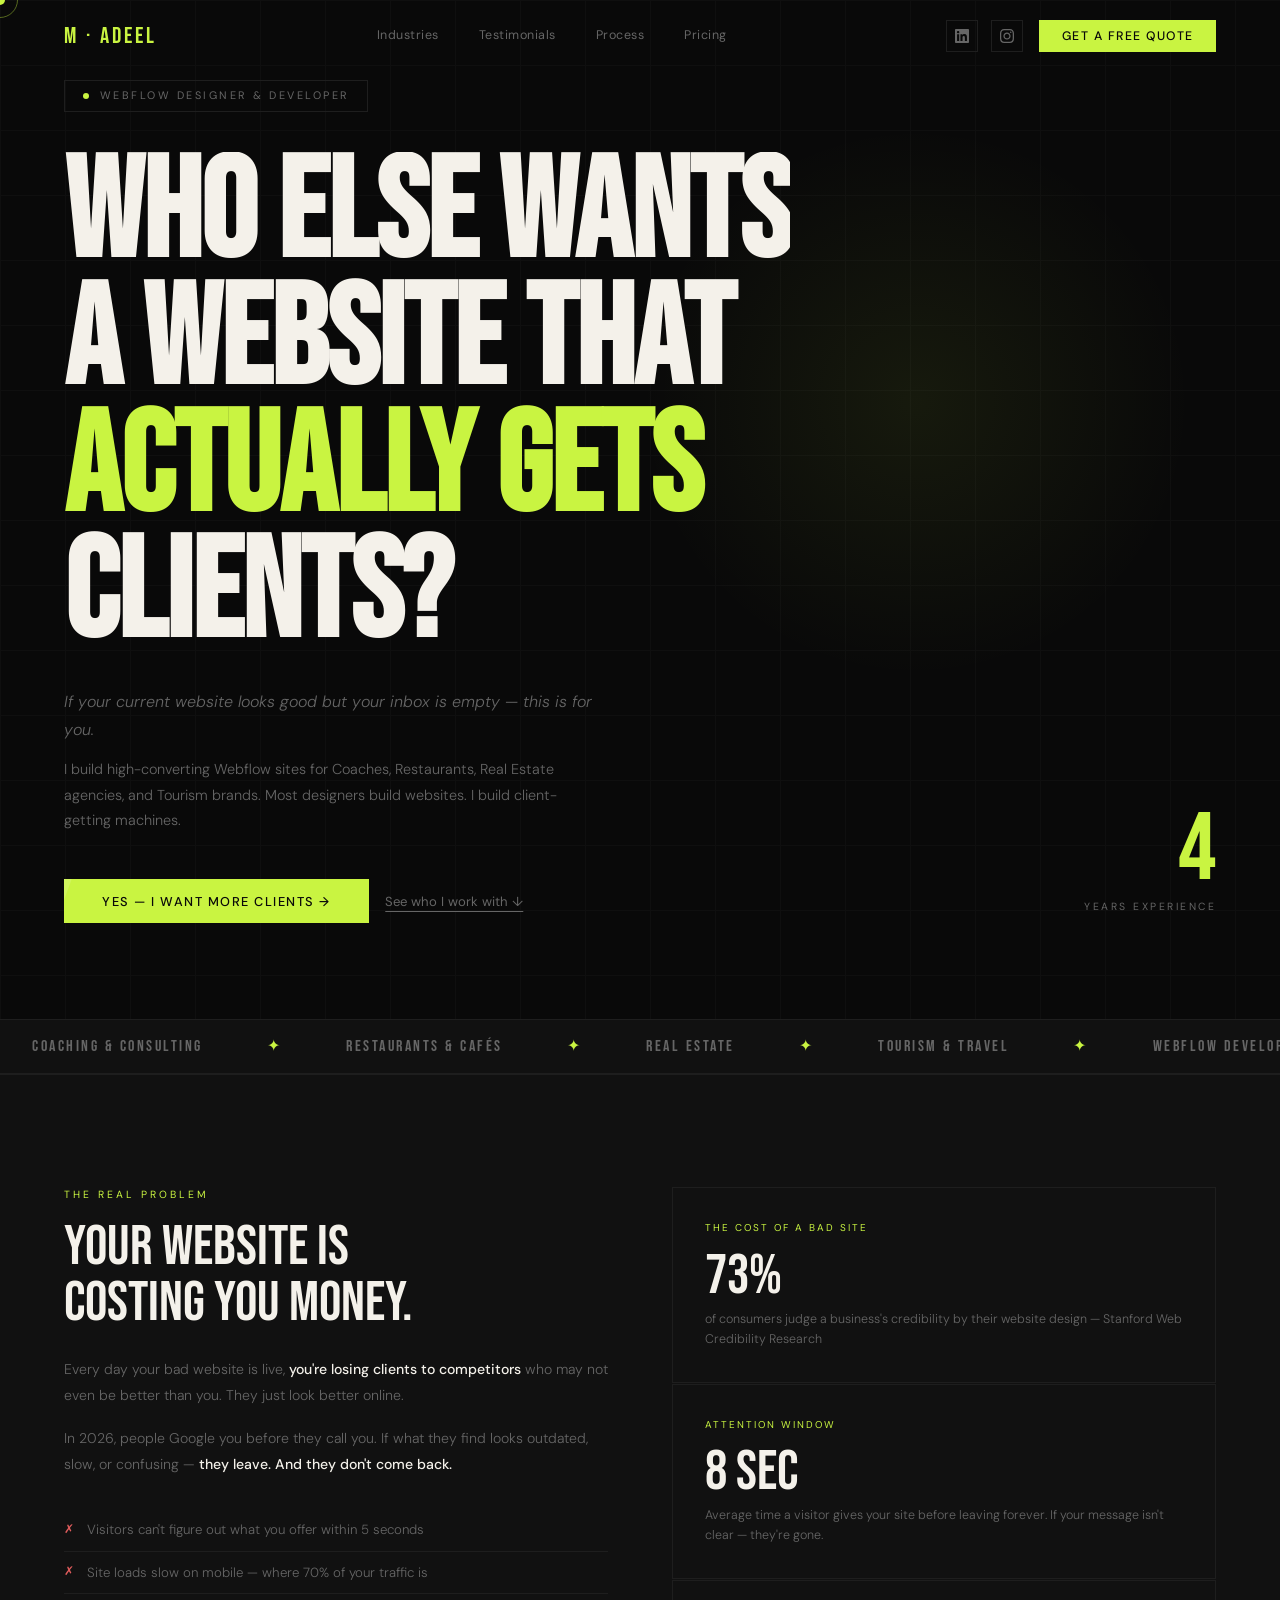
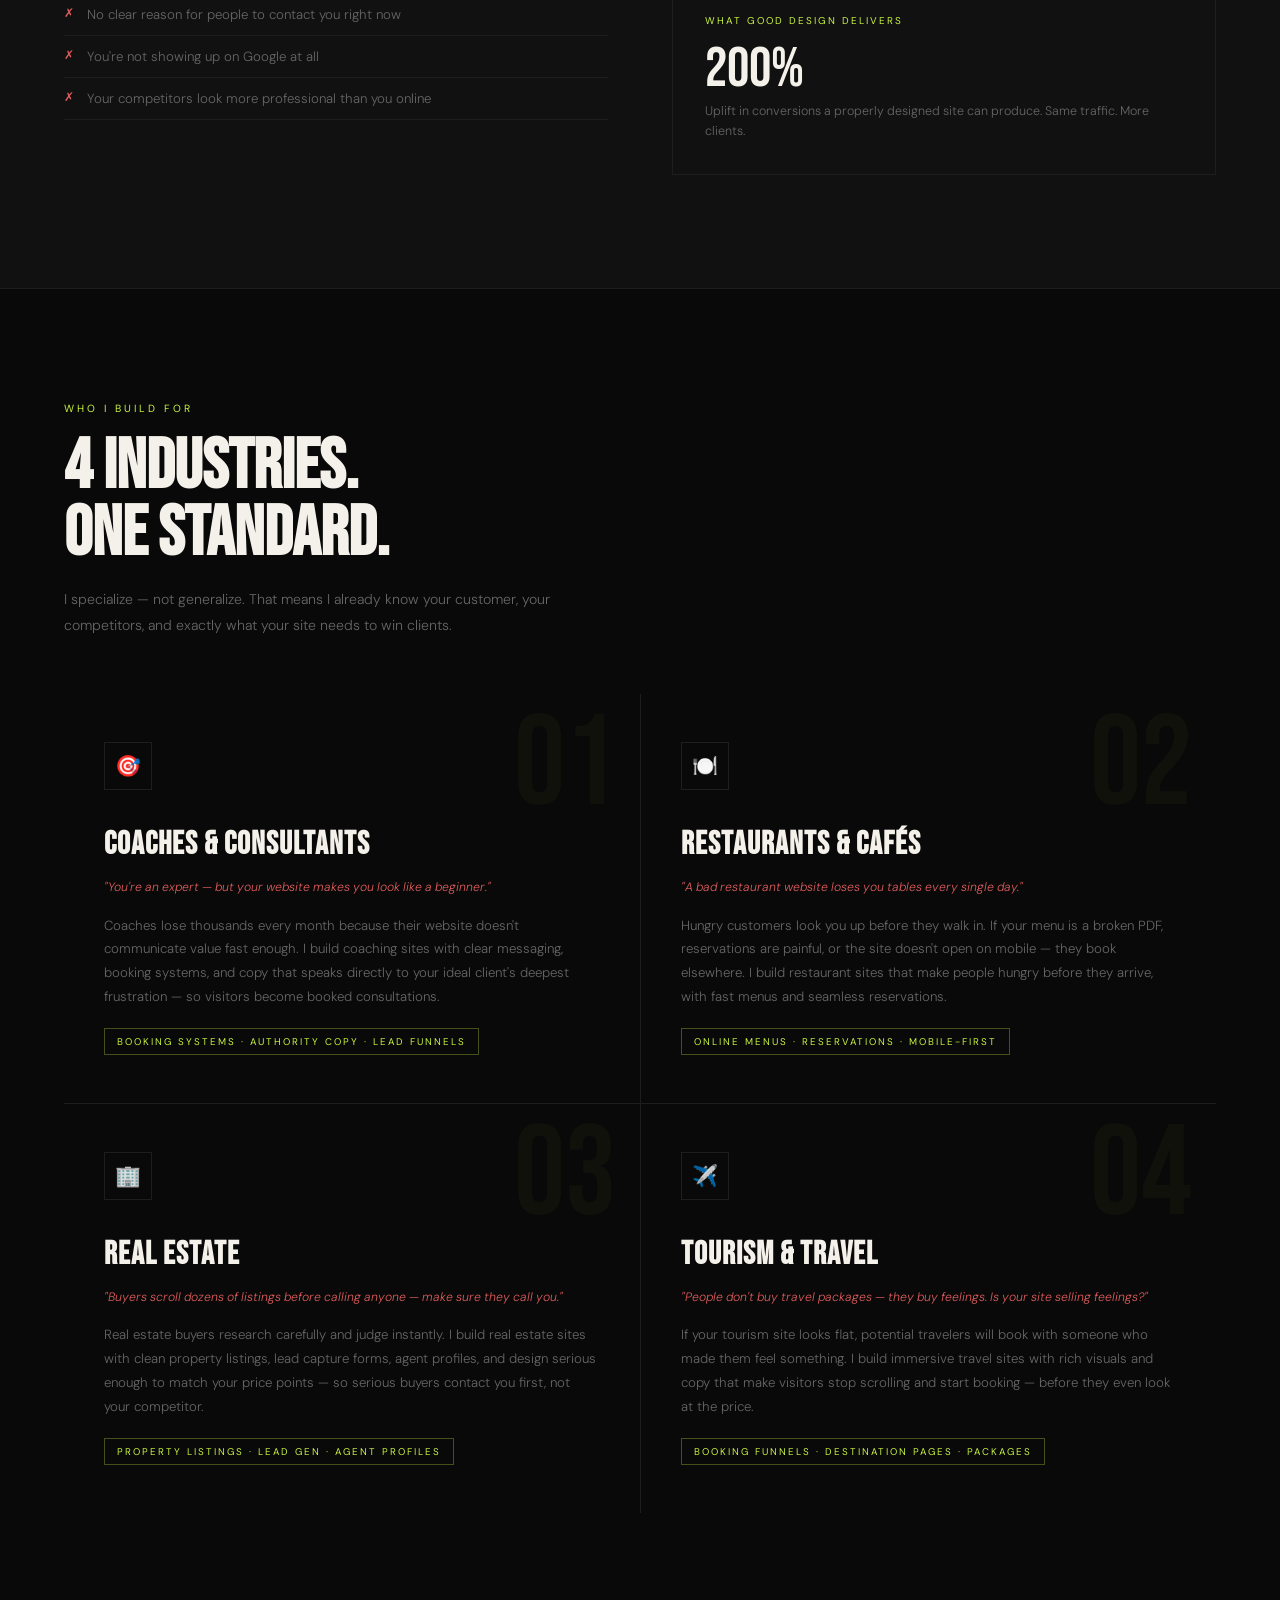
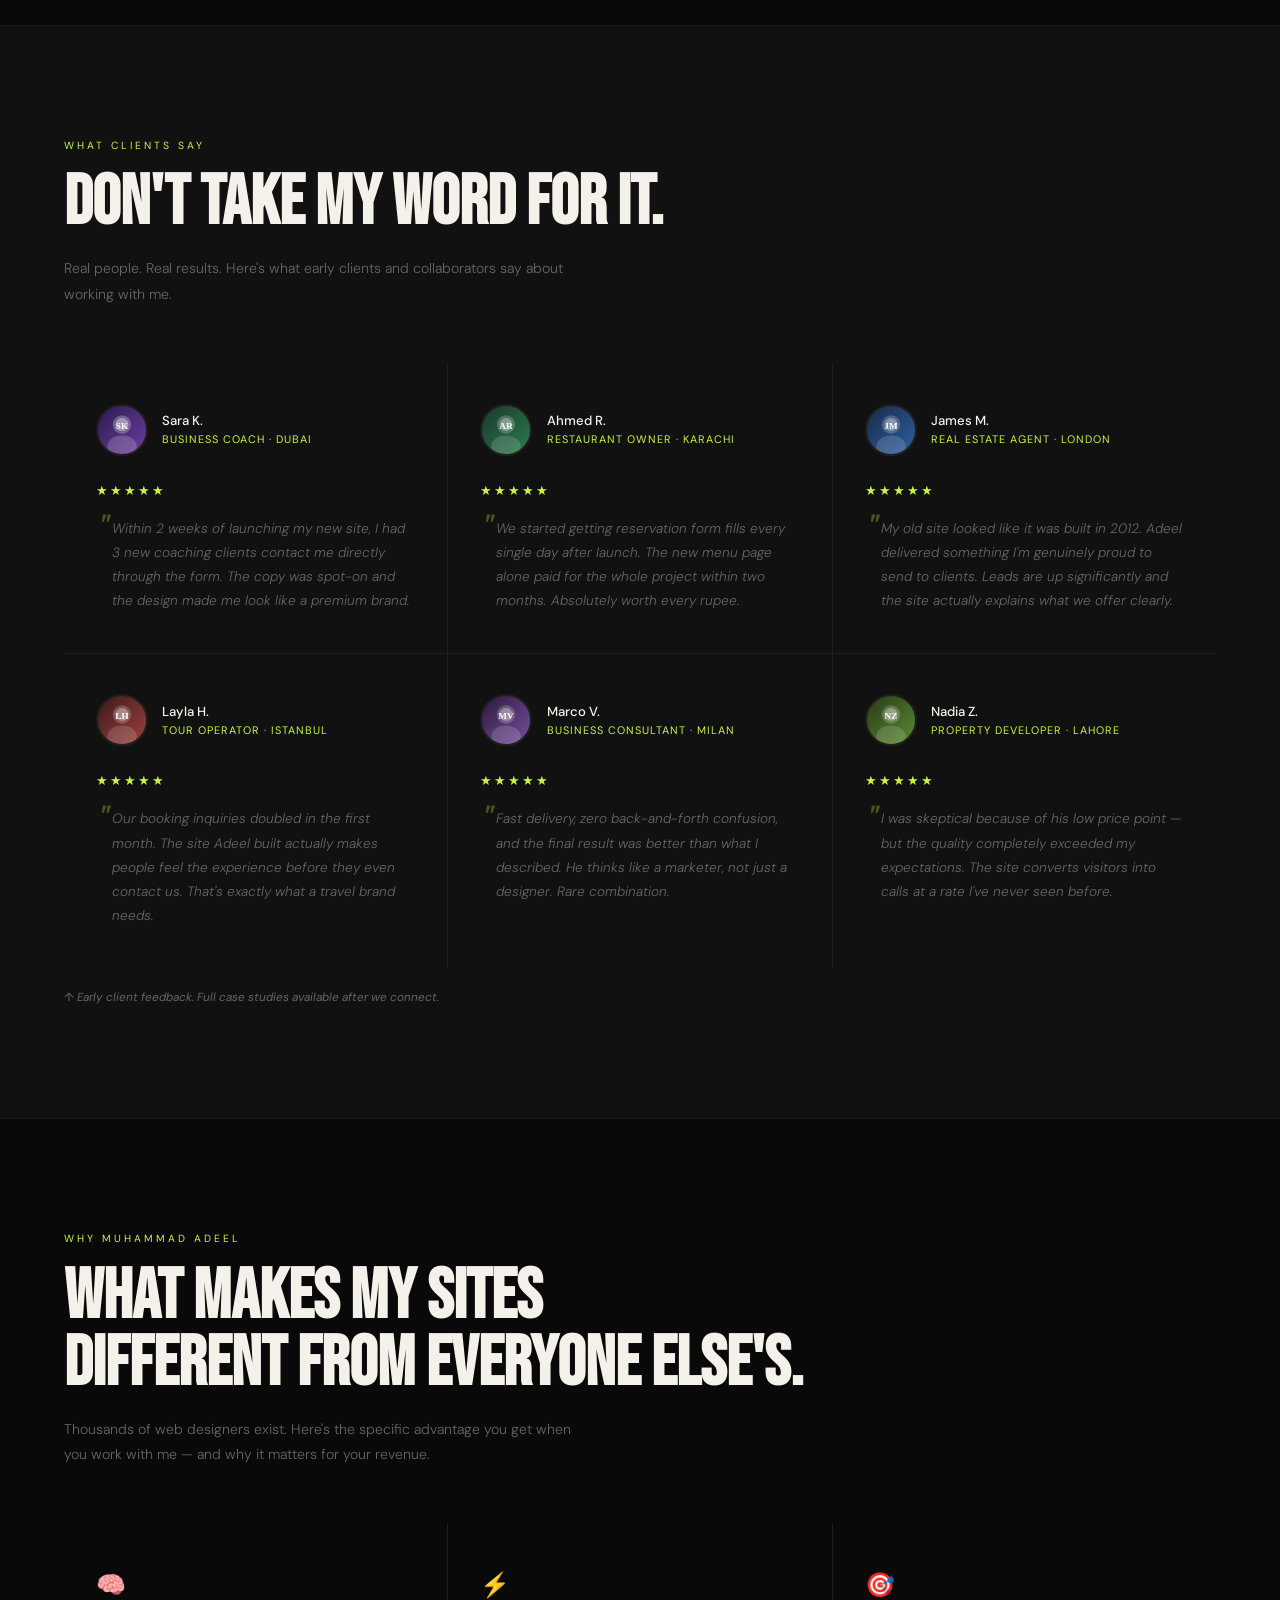
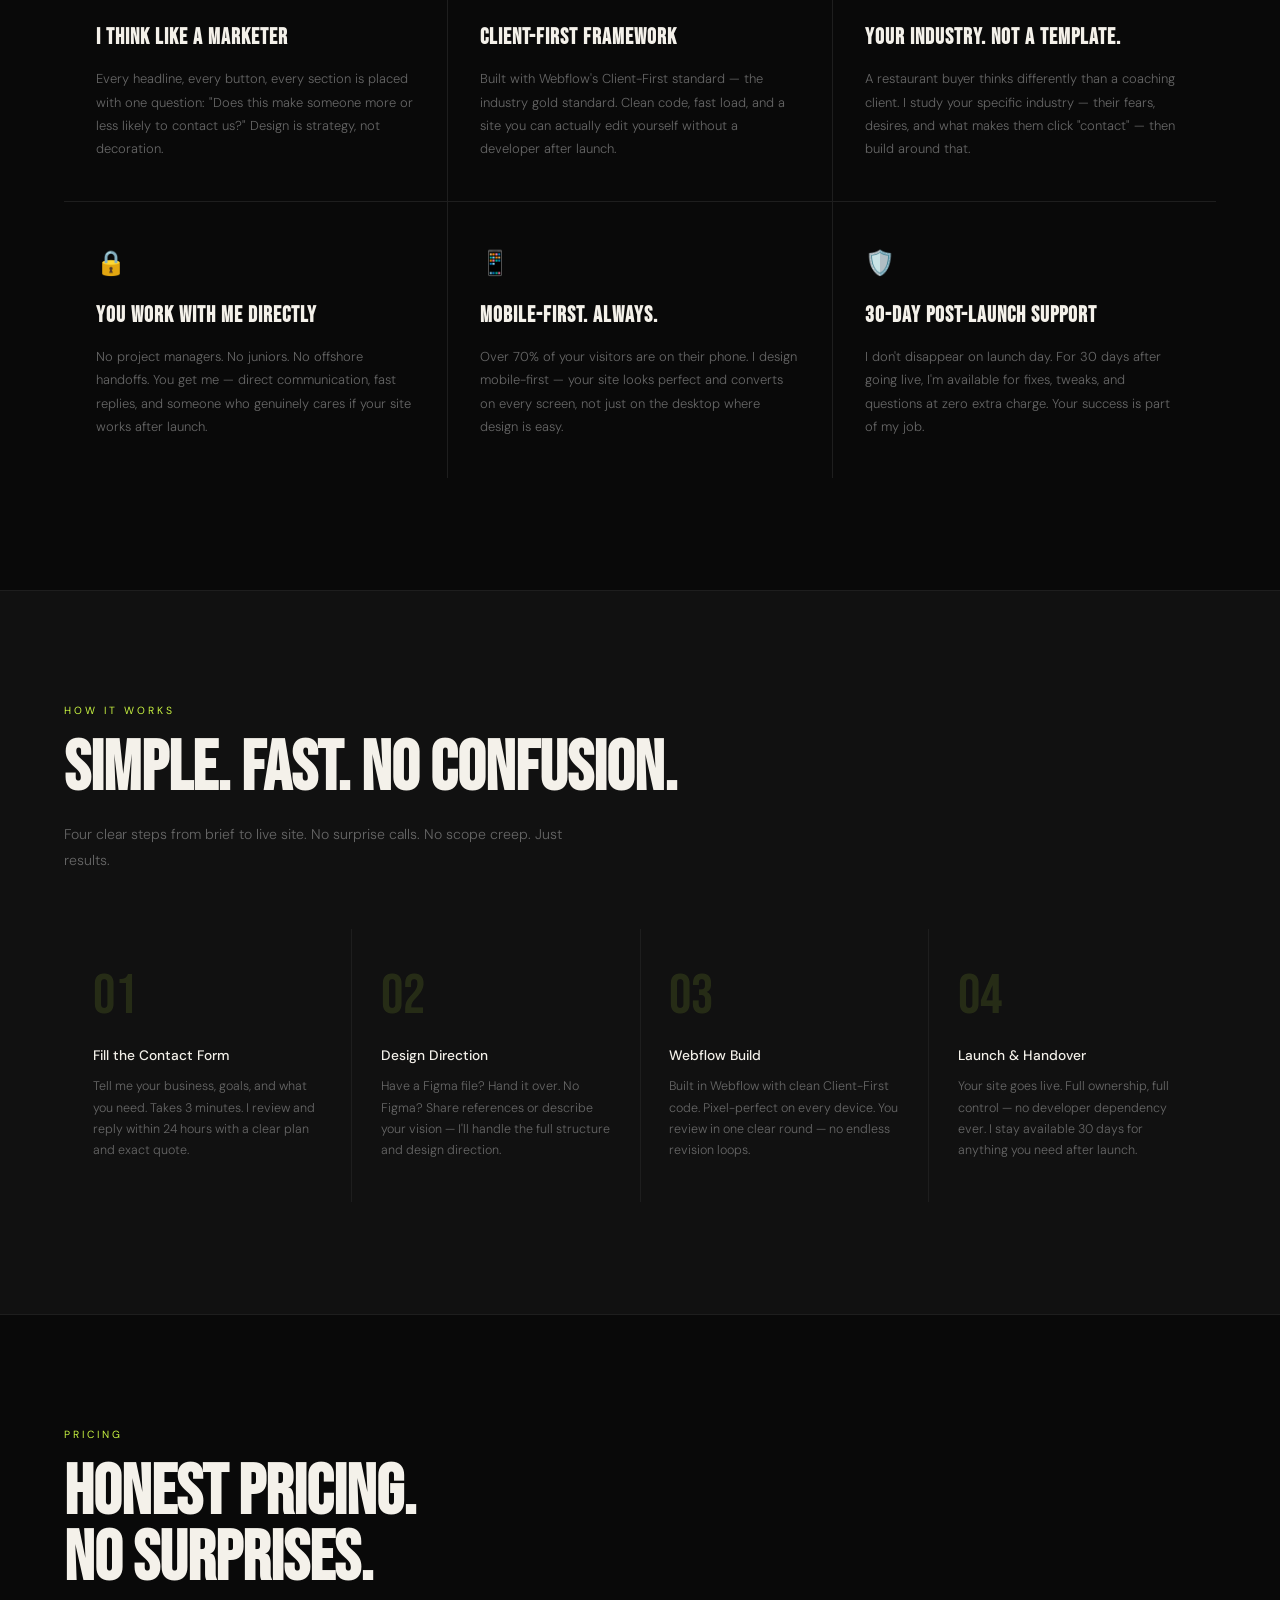
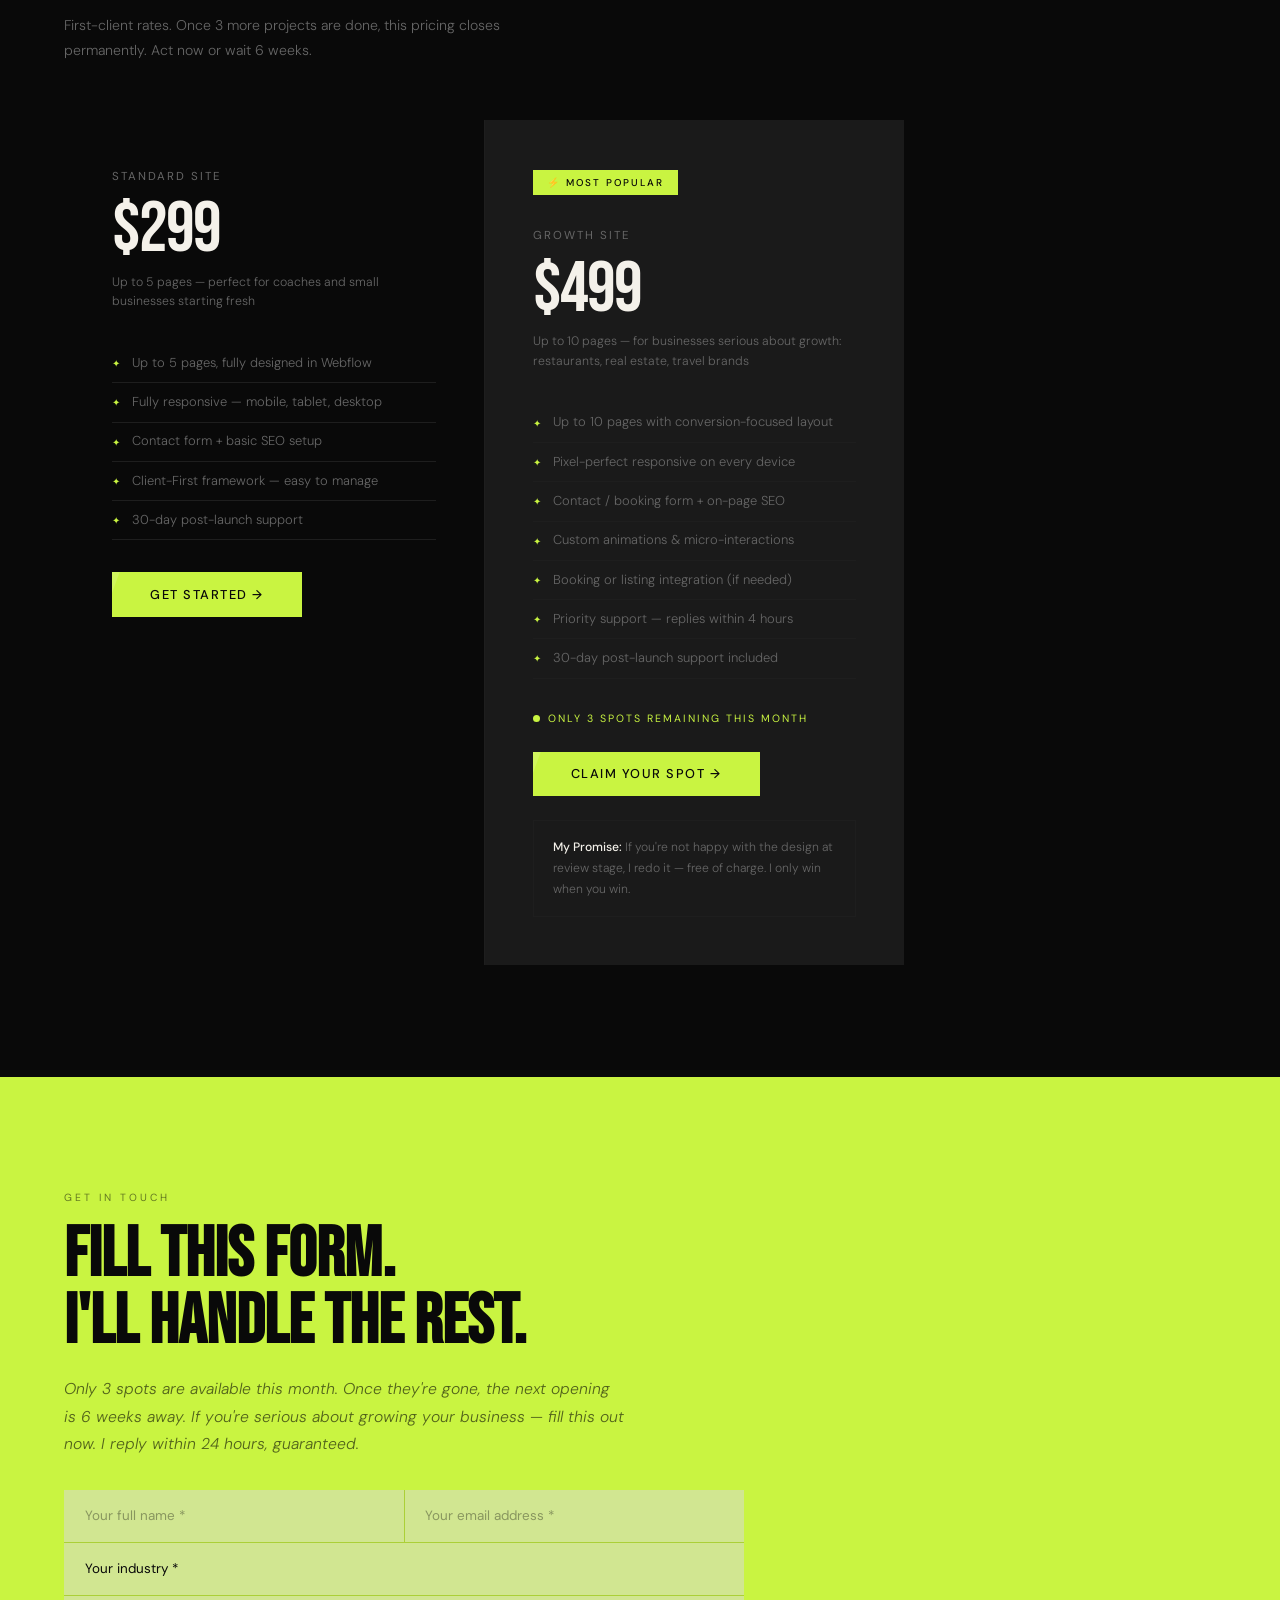
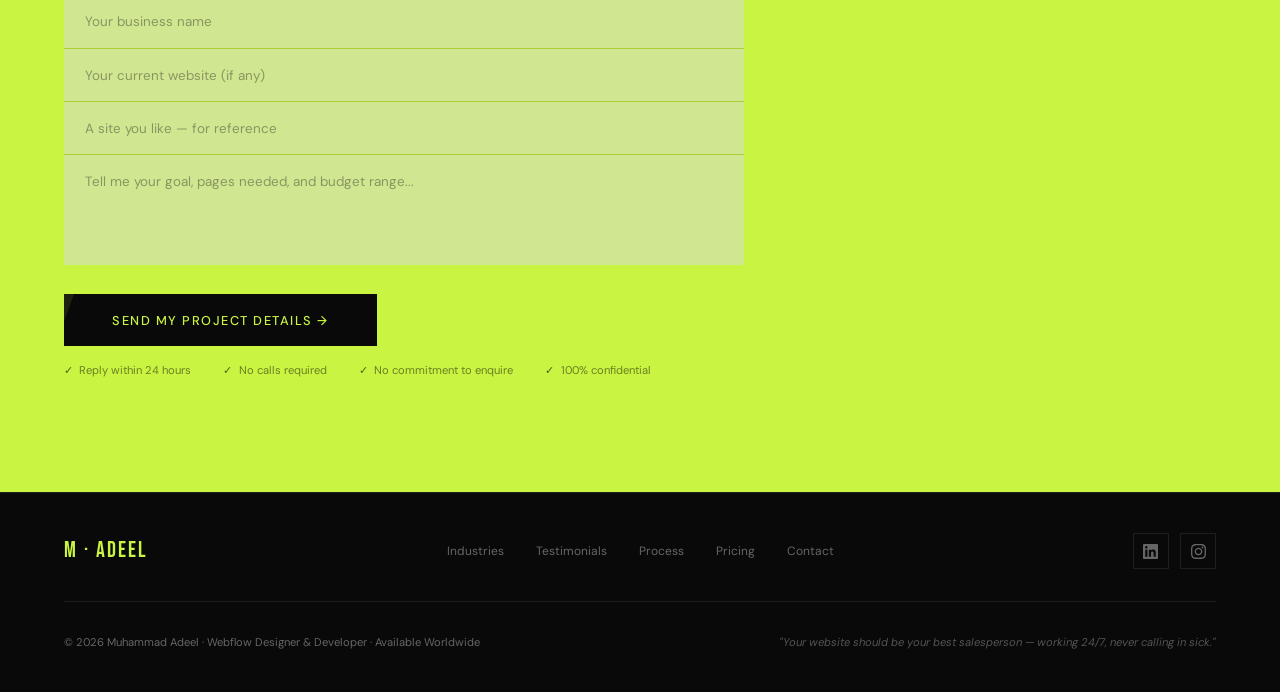
<file: index.html.html>
<!DOCTYPE html>
<html lang="en">
<head>
<meta charset="UTF-8"/>
<meta name="viewport" content="width=device-width, initial-scale=1.0"/>
<title>Muhammad Adeel — Webflow Designer & Developer</title>
<link href="https://fonts.googleapis.com/css2?family=Bebas+Neue&family=DM+Sans:ital,wght@0,300;0,400;0,500;1,300&display=swap" rel="stylesheet"/>
<style>
/* ═══════════════════════════════
   RESET & ROOT
═══════════════════════════════ */
*{margin:0;padding:0;box-sizing:border-box}
:root{
  --black:#090909;
  --white:#f4f1ea;
  --accent:#c9f441;
  --gray:#111;
  --gray2:#1a1a1a;
  --muted:#666;
  --border:#1e1e1e;
  --ease-out:cubic-bezier(0.22,1,0.36,1);
}
html{scroll-behavior:smooth}
body{background:var(--black);color:var(--white);font-family:'DM Sans',sans-serif;overflow-x:hidden;line-height:1.6;cursor:none}
a{color:inherit;text-decoration:none}
button{font-family:'DM Sans',sans-serif;cursor:none}

/* ═══════════════════════════════
   CUSTOM CURSOR
═══════════════════════════════ */
.cursor{
  position:fixed;width:10px;height:10px;
  background:var(--accent);border-radius:50%;
  pointer-events:none;z-index:9999;
  transform:translate(-50%,-50%);
  transition:transform 0.08s var(--ease-out),width 0.25s var(--ease-out),height 0.25s var(--ease-out),opacity 0.2s;
}
.cursor-ring{
  position:fixed;width:36px;height:36px;
  border:1px solid rgba(201,244,65,0.4);border-radius:50%;
  pointer-events:none;z-index:9998;
  transform:translate(-50%,-50%);
  transition:transform 0.18s var(--ease-out),width 0.3s var(--ease-out),height 0.3s var(--ease-out);
}
.cursor.hovered{width:6px;height:6px;opacity:0.6}
.cursor-ring.hovered{width:52px;height:52px;border-color:rgba(201,244,65,0.6)}

/* ═══════════════════════════════
   NAV
═══════════════════════════════ */
nav{
  position:fixed;top:0;left:0;right:0;z-index:500;
  padding:1.1rem 4rem;
  display:flex;align-items:center;justify-content:space-between;
  border-bottom:1px solid transparent;
  transition:border-color 0.4s,background 0.4s,backdrop-filter 0.4s;
}
nav.scrolled{
  border-bottom-color:var(--border);
  background:rgba(9,9,9,0.97);backdrop-filter:blur(16px);
}
.logo{
  font-family:'Bebas Neue',sans-serif;font-size:1.45rem;
  letter-spacing:3px;color:var(--accent);
  transition:letter-spacing 0.3s var(--ease-out);
}
.logo:hover{letter-spacing:5px}
.nav-links{display:flex;gap:2.5rem;font-size:.78rem;letter-spacing:.5px;color:var(--muted)}
.nav-links a{
  position:relative;transition:color 0.2s;
}
.nav-links a::after{
  content:'';position:absolute;bottom:-3px;left:0;right:0;
  height:1px;background:var(--accent);
  transform:scaleX(0);transform-origin:left;
  transition:transform 0.3s var(--ease-out);
}
.nav-links a:hover{color:var(--white)}
.nav-links a:hover::after{transform:scaleX(1)}
.nav-social{display:flex;gap:.8rem;align-items:center}
.nav-social a{
  display:flex;align-items:center;justify-content:center;
  width:32px;height:32px;border:1px solid var(--border);
  transition:border-color 0.2s,background 0.2s,transform 0.2s;
}
.nav-social a:hover{border-color:var(--accent);background:var(--accent);transform:translateY(-2px)}
.nav-social a:hover svg{fill:var(--black)}
.nav-social svg{width:14px;height:14px;fill:var(--muted);transition:fill 0.2s}
.nav-right{display:flex;align-items:center;gap:1rem}
.nav-cta{
  background:var(--accent);color:var(--black);
  padding:.48rem 1.4rem;font-size:.77rem;font-weight:500;
  letter-spacing:1.5px;text-transform:uppercase;border:none;
  transition:transform 0.2s var(--ease-out),box-shadow 0.2s;
}
.nav-cta:hover{transform:translateY(-2px);box-shadow:0 8px 24px rgba(201,244,65,0.25)}
.nav-cta:active{transform:translateY(0)}

/* ═══════════════════════════════
   HERO
═══════════════════════════════ */
.hero{
  min-height:100vh;display:flex;align-items:flex-end;
  padding:0 4rem 6rem;position:relative;overflow:hidden;
  padding-top:80px; /* clears fixed nav height */
}
.hero-grid{
  position:absolute;inset:0;
  background-image:linear-gradient(var(--border) 1px,transparent 1px),linear-gradient(90deg,var(--border) 1px,transparent 1px);
  background-size:65px 65px;opacity:.3;
  animation:gridshift 20s linear infinite;
}
@keyframes gridshift{from{background-position:0 0}to{background-position:65px 65px}}
.hero-glow{
  position:absolute;top:10%;right:5%;
  width:600px;height:600px;
  background:radial-gradient(circle,rgba(201,244,65,.07) 0%,transparent 65%);
  pointer-events:none;
  animation:breathe 6s ease-in-out infinite;
}
@keyframes breathe{0%,100%{transform:scale(1);opacity:1}50%{transform:scale(1.1);opacity:.7}}
.hero-content{position:relative;z-index:2;max-width:980px}
.hero-eyebrow{
  display:inline-flex;align-items:center;gap:.7rem;
  border:1px solid var(--border);
  font-size:.68rem;letter-spacing:2.5px;text-transform:uppercase;
  color:var(--muted);padding:.4rem 1.1rem;margin-bottom:2.5rem;
  opacity:0;animation:fadeUp 0.8s 0.2s var(--ease-out) forwards;
}
.hero-eyebrow .dot{
  width:6px;height:6px;background:var(--accent);border-radius:50%;
  animation:blink 2s ease-in-out infinite;
}
.hero-title{
  font-family:'Bebas Neue',sans-serif;
  font-size:clamp(4.5rem,11vw,10.5rem);
  line-height:.9;letter-spacing:-1px;margin-bottom:1.8rem;
  overflow:hidden;
}
.hero-title .line{
  display:block;opacity:0;transform:translateY(110%);
}
.hero-title .line:nth-child(1){animation:lineUp 0.9s 0.4s var(--ease-out) forwards}
.hero-title .line:nth-child(2){animation:lineUp 0.9s 0.55s var(--ease-out) forwards}
.hero-title .line:nth-child(3){animation:lineUp 0.9s 0.7s var(--ease-out) forwards}
.hero-title .line:nth-child(4){animation:lineUp 0.9s 0.85s var(--ease-out) forwards}
.hero-title .accent{color:var(--accent)}
.hero-hook{
  font-size:1rem;font-style:italic;color:var(--muted);
  max-width:540px;line-height:1.75;margin-bottom:.8rem;font-weight:300;
  opacity:0;animation:fadeUp 0.8s 1s var(--ease-out) forwards;
}
.hero-sub{
  font-size:.9rem;color:var(--muted);max-width:500px;
  line-height:1.8;margin-bottom:2.8rem;font-weight:300;
  opacity:0;animation:fadeUp 0.8s 1.15s var(--ease-out) forwards;
}
.hero-btns{
  display:flex;gap:1rem;align-items:center;flex-wrap:wrap;
  opacity:0;animation:fadeUp 0.8s 1.3s var(--ease-out) forwards;
}
.btn-primary{
  background:var(--accent);color:var(--black);
  padding:.85rem 2.4rem;font-size:.8rem;font-weight:500;
  letter-spacing:1.5px;text-transform:uppercase;border:none;display:inline-block;
  position:relative;overflow:hidden;
  transition:transform 0.2s var(--ease-out),box-shadow 0.2s;
}
.btn-primary::after{
  content:'';position:absolute;inset:0;
  background:rgba(255,255,255,0.15);
  transform:translateX(-100%) skewX(-20deg);
  transition:transform 0.5s var(--ease-out);
}
.btn-primary:hover::after{transform:translateX(110%) skewX(-20deg)}
.btn-primary:hover{transform:translateY(-3px);box-shadow:0 12px 32px rgba(201,244,65,0.3)}
.btn-ghost{
  border:none;color:var(--muted);background:none;
  font-size:.82rem;text-decoration:underline;
  text-underline-offset:5px;display:inline-block;
  transition:color 0.2s;
}
.btn-ghost:hover{color:var(--white)}
.hero-badge{
  position:absolute;right:4rem;bottom:6.5rem;text-align:right;
  opacity:0;animation:fadeUp 0.8s 1.5s var(--ease-out) forwards;
}
.hero-badge .num{
  font-family:'Bebas Neue',sans-serif;font-size:6rem;
  color:var(--accent);line-height:1;
}
.hero-badge .label{
  font-size:.65rem;letter-spacing:2.5px;text-transform:uppercase;color:var(--muted);
}
@keyframes fadeUp{from{opacity:0;transform:translateY(20px)}to{opacity:1;transform:translateY(0)}}
@keyframes lineUp{from{opacity:0;transform:translateY(110%)}to{opacity:1;transform:translateY(0)}}

/* ═══════════════════════════════
   MARQUEE
═══════════════════════════════ */
.marquee-wrap{
  border-top:1px solid var(--border);border-bottom:1px solid var(--border);
  padding:.85rem 0;overflow:hidden;background:var(--gray);
}
.marquee-inner{display:flex;white-space:nowrap;animation:ticker 22s linear infinite}
.marquee-inner span{font-family:'Bebas Neue',sans-serif;font-size:1rem;letter-spacing:2.5px;color:var(--muted);padding:0 2rem}
.marquee-inner .dot{color:var(--accent)}
@keyframes ticker{from{transform:translateX(0)}to{transform:translateX(-50%)}}

/* ═══════════════════════════════
   SECTION COMMONS
═══════════════════════════════ */
section{padding:7rem 4rem}
.s-label{font-size:.65rem;letter-spacing:3px;text-transform:uppercase;color:var(--accent);margin-bottom:1rem}
.s-title{font-family:'Bebas Neue',sans-serif;font-size:clamp(2.8rem,5.5vw,5rem);line-height:.95;margin-bottom:1.2rem}
.s-sub{font-size:.88rem;color:var(--muted);max-width:520px;line-height:1.82;margin-bottom:3.5rem;font-weight:300}

/* ═══════════════════════════════
   PAIN SECTION
═══════════════════════════════ */
.pain{background:var(--gray);border-top:1px solid var(--border)}
.pain-inner{display:grid;grid-template-columns:1fr 1fr;gap:4rem;align-items:start}
.pain-copy .big-q{font-family:'Bebas Neue',sans-serif;font-size:3.5rem;line-height:1;margin-bottom:1.5rem}
.pain-copy p{font-size:.88rem;color:var(--muted);line-height:1.88;margin-bottom:1rem;font-weight:300}
.pain-copy strong{color:var(--white);font-weight:500}
.pain-list{list-style:none;margin-top:2rem}
.pain-list li{
  font-size:.83rem;color:var(--muted);
  padding:.62rem 0;border-bottom:1px solid var(--border);
  display:flex;gap:.8rem;align-items:flex-start;font-weight:300;
  transition:color 0.2s,padding-left 0.2s;
}
.pain-list li:hover{color:var(--white);padding-left:.5rem}
.pain-list li::before{content:'✗';color:#e05c5c;font-size:.72rem;margin-top:.1rem;flex-shrink:0}
.proof-box{
  border:1px solid var(--border);padding:2rem;margin-bottom:1px;
  position:relative;overflow:hidden;
  transition:border-color 0.3s,transform 0.3s var(--ease-out);
}
.proof-box::before{
  content:'';position:absolute;inset:0;
  background:var(--accent);transform:scaleX(0);transform-origin:left;
  transition:transform 0.5s var(--ease-out);z-index:0;opacity:0.04;
}
.proof-box:hover{border-color:rgba(201,244,65,.35);transform:translateX(4px)}
.proof-box:hover::before{transform:scaleX(1)}
.proof-box>*{position:relative;z-index:1}
.proof-box .proof-label{font-size:.62px;letter-spacing:2px;text-transform:uppercase;color:var(--accent);margin-bottom:.8rem;font-size:.62rem}
.proof-box .proof-num{font-family:'Bebas Neue',sans-serif;font-size:3.5rem;line-height:1;color:var(--white);margin-bottom:.3rem}
.proof-box .proof-text{font-size:.78rem;color:var(--muted);font-weight:300}

/* ═══════════════════════════════
   INDUSTRIES
═══════════════════════════════ */
.industries{background:var(--black);border-top:1px solid var(--border)}
.ind-grid{display:grid;grid-template-columns:repeat(2,1fr);gap:1px;background:var(--border)}
.ind-card{
  background:var(--black);padding:3rem 2.5rem;
  position:relative;overflow:hidden;
  transition:background 0.35s;
}
.ind-card::after{
  content:'';position:absolute;bottom:0;left:0;right:0;
  height:2px;background:var(--accent);
  transform:scaleX(0);transform-origin:left;
  transition:transform 0.45s var(--ease-out);
}
.ind-card:hover{background:var(--gray2)}
.ind-card:hover::after{transform:scaleX(1)}
.ind-bg-num{
  font-family:'Bebas Neue',sans-serif;font-size:8rem;
  color:rgba(201,244,65,.035);position:absolute;top:.5rem;right:1.5rem;
  line-height:1;pointer-events:none;
  transition:color 0.4s,transform 0.4s var(--ease-out);
}
.ind-card:hover .ind-bg-num{color:rgba(201,244,65,.07);transform:scale(1.05)}
.ind-icon{
  width:48px;height:48px;border:1px solid var(--border);
  display:flex;align-items:center;justify-content:center;
  font-size:1.3rem;margin-bottom:1.8rem;
  transition:border-color 0.3s,transform 0.3s var(--ease-out);
}
.ind-card:hover .ind-icon{border-color:var(--accent);transform:rotate(-5deg) scale(1.1)}
.ind-card h3{font-family:'Bebas Neue',sans-serif;font-size:2rem;letter-spacing:1px;margin-bottom:.5rem}
.pain-hook{font-size:.76rem;color:#e05c5c;font-style:italic;margin-bottom:1rem;font-weight:300}
.ind-card p{font-size:.83rem;color:var(--muted);line-height:1.8;font-weight:300}
.ind-pill{
  display:inline-block;border:1px solid rgba(201,244,65,.3);
  color:var(--accent);font-size:.61rem;
  letter-spacing:2px;text-transform:uppercase;
  padding:.28rem .75rem;margin-top:1.2rem;
  transition:background 0.2s,color 0.2s;
}
.ind-pill:hover{background:var(--accent);color:var(--black)}

/* ═══════════════════════════════
   TESTIMONIALS with avatars
═══════════════════════════════ */
.proof-section{background:var(--gray);border-top:1px solid var(--border)}
.proof-grid{display:grid;grid-template-columns:repeat(3,1fr);gap:1px;background:var(--border)}
.proof-card{
  background:var(--gray);padding:2.5rem 2rem;
  transition:background 0.3s;position:relative;
}
.proof-card:hover{background:var(--gray2)}
/* Avatar image with initials fallback */
.avatar-wrap{display:flex;align-items:center;gap:.9rem;margin-bottom:1.5rem}
.avatar{
  width:52px;height:52px;border-radius:50%;
  overflow:hidden;border:2px solid var(--border);
  flex-shrink:0;position:relative;
  transition:border-color 0.3s,transform 0.3s var(--ease-out);
}
.proof-card:hover .avatar{border-color:var(--accent);transform:scale(1.06)}
.avatar img{width:100%;height:100%;object-fit:cover}
/* Fallback SVG avatars — unique for each person */
.av-sara{background:linear-gradient(135deg,#2d1b4e,#6b3fa0)}
.av-ahmed{background:linear-gradient(135deg,#1a3a2a,#2d7a4f)}
.av-james{background:linear-gradient(135deg,#1a2a4a,#2d5fa0)}
.av-layla{background:linear-gradient(135deg,#3a1a1a,#a04040)}
.av-marco{background:linear-gradient(135deg,#2a1a3a,#7a4fa0)}
.av-initial{
  width:100%;height:100%;
  display:flex;align-items:center;justify-content:center;
  font-family:'Bebas Neue',sans-serif;font-size:1.3rem;
  color:rgba(255,255,255,0.9);
}
.avatar-info{}
.avatar-name{font-size:.82rem;font-weight:500;color:var(--white)}
.avatar-role{font-size:.68rem;color:var(--accent);letter-spacing:1px;text-transform:uppercase}
.stars{color:var(--accent);font-size:.82rem;margin-bottom:1rem;letter-spacing:2px}
.quote{
  font-size:.85rem;color:var(--muted);line-height:1.78;
  font-style:italic;margin-bottom:0;font-weight:300;
  position:relative;padding-left:1rem;
}
.quote::before{
  content:'"';
  position:absolute;left:0;top:-.3rem;
  font-family:'Bebas Neue',sans-serif;font-size:2rem;
  color:rgba(201,244,65,0.3);line-height:1;
}

/* ═══════════════════════════════
   WHY
═══════════════════════════════ */
.why{background:var(--black);border-top:1px solid var(--border)}
.why-grid{display:grid;grid-template-columns:repeat(3,1fr);gap:1px;background:var(--border)}
.why-card{
  background:var(--black);padding:2.5rem 2rem;
  border-top:2px solid transparent;
  transition:border-color 0.3s,background 0.3s,transform 0.3s var(--ease-out);
}
.why-card:hover{border-top-color:var(--accent);background:var(--gray2);transform:translateY(-4px)}
.wicon{font-size:1.5rem;margin-bottom:1rem;display:block;transition:transform 0.3s var(--ease-out)}
.why-card:hover .wicon{transform:scale(1.2) rotate(-5deg)}
.why-card h4{font-family:'Bebas Neue',sans-serif;font-size:1.4rem;letter-spacing:1px;margin-bottom:.7rem}
.why-card p{font-size:.81rem;color:var(--muted);line-height:1.8;font-weight:300}

/* ═══════════════════════════════
   PROCESS
═══════════════════════════════ */
.process{background:var(--gray);border-top:1px solid var(--border)}
.proc-grid{display:grid;grid-template-columns:repeat(4,1fr);gap:1px;background:var(--border)}
.proc-step{
  background:var(--gray);padding:2.5rem 1.8rem;
  position:relative;overflow:hidden;
  transition:background 0.3s;
}
.proc-step::before{
  content:'';position:absolute;top:0;left:0;right:0;
  height:1px;background:var(--accent);
  transform:scaleX(0);transform-origin:left;
  transition:transform 0.5s var(--ease-out);
}
.proc-step:hover::before{transform:scaleX(1)}
.proc-step:hover{background:var(--gray2)}
.pnum{
  font-family:'Bebas Neue',sans-serif;font-size:3.5rem;
  color:rgba(201,244,65,.12);line-height:1;margin-bottom:1.2rem;
  transition:color 0.3s;
}
.proc-step:hover .pnum{color:rgba(201,244,65,.25)}
.proc-step h4{font-size:.86rem;font-weight:500;margin-bottom:.6rem}
.proc-step p{font-size:.78rem;color:var(--muted);line-height:1.72;font-weight:300}

/* ═══════════════════════════════
   PRICING
═══════════════════════════════ */
.pricing{background:var(--black);border-top:1px solid var(--border)}
.price-layout{display:grid;grid-template-columns:1fr 1fr;gap:1px;background:var(--border);max-width:840px}
.price-box{
  background:var(--black);padding:3rem;
  transition:background 0.3s;
}
.price-box.featured{background:var(--gray2)}
.price-box:hover{background:var(--gray2)}
.price-badge{
  background:var(--accent);color:var(--black);
  font-size:.62rem;letter-spacing:2px;text-transform:uppercase;
  padding:.3rem .9rem;display:inline-block;margin-bottom:2rem;font-weight:500;
}
.price-name{font-size:.72rem;letter-spacing:2px;text-transform:uppercase;color:var(--muted);margin-bottom:.5rem}
.price-num{font-family:'Bebas Neue',sans-serif;font-size:4.5rem;letter-spacing:-2px;line-height:1;margin-bottom:.4rem}
.price-note{font-size:.77rem;color:var(--muted);margin-bottom:2rem;font-weight:300}
.feat-list{list-style:none;margin-bottom:2rem}
.feat-list li{
  font-size:.81rem;color:var(--muted);
  padding:.55rem 0;border-bottom:1px solid var(--border);
  display:flex;gap:.75rem;align-items:flex-start;font-weight:300;
  transition:color 0.2s,padding-left 0.2s;
}
.feat-list li:hover{color:var(--white);padding-left:.3rem}
.feat-list li::before{content:'✦';color:var(--accent);font-size:.6rem;margin-top:.2rem;flex-shrink:0}
.spots{font-size:.66rem;letter-spacing:2px;text-transform:uppercase;color:var(--accent);margin-bottom:1.5rem}
.spots span{
  display:inline-block;width:7px;height:7px;background:var(--accent);
  border-radius:50%;margin-right:.5rem;animation:blink 1.6s ease-in-out infinite;
}
@keyframes blink{0%,100%{opacity:1}50%{opacity:.2}}
.price-guarantee{margin-top:1.5rem;border:1px solid var(--border);padding:1rem 1.2rem}
.price-guarantee p{font-size:.76rem;color:var(--muted);line-height:1.72;font-weight:300}
.price-guarantee strong{color:var(--white);font-weight:500}

/* ═══════════════════════════════
   CONTACT
═══════════════════════════════ */
.contact{background:var(--accent);border-top:1px solid transparent;padding:7rem 4rem}
.contact .s-label{color:rgba(0,0,0,.5)}
.contact .s-title{color:var(--black)}
.contact-hook{
  font-size:.98rem;color:rgba(0,0,0,.6);font-style:italic;
  max-width:560px;line-height:1.75;margin-bottom:2rem;font-weight:300;
}
.c-form{
  display:grid;grid-template-columns:1fr 1fr;
  gap:1px;background:rgba(0,0,0,.15);max-width:680px;
}
.c-form input,.c-form select,.c-form textarea{
  background:rgba(255,255,255,.45);border:none;
  padding:1.1rem 1.3rem;font-family:'DM Sans',sans-serif;
  font-size:.84rem;color:var(--black);outline:none;width:100%;
  transition:background 0.2s;
}
.c-form input:focus,.c-form select:focus,.c-form textarea:focus{background:rgba(255,255,255,.75)}
.c-form input::placeholder,.c-form textarea::placeholder{color:rgba(0,0,0,.35)}
.c-form select{cursor:none;appearance:none;-webkit-appearance:none}
.c-form select option{background:var(--black);color:var(--white)}
.c-form .full{grid-column:1/-1}
.c-form textarea{height:110px;resize:none}
.c-submit{
  background:var(--black);color:var(--accent);
  border:none;padding:1.1rem 3rem;
  font-size:.8rem;font-weight:500;letter-spacing:1.5px;text-transform:uppercase;
  margin-top:1.8rem;display:inline-block;
  position:relative;overflow:hidden;
  transition:transform 0.2s var(--ease-out),box-shadow 0.2s;
}
.c-submit::after{
  content:'';position:absolute;inset:0;
  background:rgba(201,244,65,0.1);
  transform:translateX(-100%) skewX(-20deg);
  transition:transform 0.5s var(--ease-out);
}
.c-submit:hover::after{transform:translateX(110%) skewX(-20deg)}
.c-submit:hover{transform:translateY(-2px);box-shadow:0 12px 32px rgba(0,0,0,0.25)}
.form-reassure{display:flex;gap:2rem;margin-top:1rem;flex-wrap:wrap}
.form-reassure span{
  font-size:.7rem;color:rgba(0,0,0,.48);
  display:flex;align-items:center;gap:.4rem;
}
.form-reassure span::before{content:'✓';color:rgba(0,0,0,.6)}

/* ═══════════════════════════════
   FOOTER
═══════════════════════════════ */
footer{
  background:var(--black);border-top:1px solid var(--border);
  padding:2.5rem 4rem;
}
.footer-inner{
  display:flex;justify-content:space-between;align-items:center;
  flex-wrap:wrap;gap:1.5rem;
  padding-bottom:2rem;margin-bottom:2rem;
  border-bottom:1px solid var(--border);
}
.f-logo{font-family:'Bebas Neue',sans-serif;font-size:1.4rem;letter-spacing:2px;color:var(--accent)}
.footer-links{display:flex;gap:2rem}
.footer-links a{
  font-size:.75rem;color:var(--muted);
  transition:color 0.2s;
}
.footer-links a:hover{color:var(--white)}
.footer-social{display:flex;gap:.7rem}
.footer-social a{
  display:flex;align-items:center;justify-content:center;
  width:36px;height:36px;border:1px solid var(--border);
  transition:border-color 0.2s,background 0.2s,transform 0.25s var(--ease-out);
}
.footer-social a:hover{border-color:var(--accent);background:rgba(201,244,65,.08);transform:translateY(-3px)}
.footer-social a:hover svg{fill:var(--accent)}
.footer-social svg{width:15px;height:15px;fill:var(--muted);transition:fill 0.2s}
.footer-bottom{display:flex;justify-content:space-between;align-items:center;flex-wrap:wrap;gap:1rem}
.footer-bottom p{font-size:.7rem;color:var(--muted)}
.footer-bottom em{font-style:italic;color:rgba(102,102,102,.8)}

/* ═══════════════════════════════
   SCROLL REVEAL
═══════════════════════════════ */
.reveal{
  opacity:0;transform:translateY(22px);
  transition:opacity 0.7s var(--ease-out),transform 0.7s var(--ease-out);
}
.reveal.delay-1{transition-delay:0.1s}
.reveal.delay-2{transition-delay:0.2s}
.reveal.delay-3{transition-delay:0.3s}
.reveal.visible{opacity:1;transform:translateY(0)}

/* ═══════════════════════════════
   RESPONSIVE
═══════════════════════════════ */
@keyframes shake{0%,100%{transform:translateX(0)}20%{transform:translateX(-6px)}40%{transform:translateX(6px)}60%{transform:translateX(-4px)}80%{transform:translateX(4px)}}

/* ═══════════════════════════════
   RESPONSIVE — FULL
═══════════════════════════════ */

/* Tablet — 768px to 900px */
@media(max-width:900px){
  nav{padding:1rem 1.5rem}
  .nav-links{display:none}
  section{padding:5rem 1.5rem}
  .hero{padding:80px 1.5rem 5rem}
  .hero-badge{position:static;text-align:left;margin-top:1.5rem}
  .ind-grid,.why-grid,.proc-grid{grid-template-columns:1fr 1fr}
  .proof-grid{grid-template-columns:1fr 1fr}
  .pain-inner,.price-layout{grid-template-columns:1fr}
  .c-form{grid-template-columns:1fr}
  .c-form .full{grid-column:1}
  body{cursor:auto}
  .cursor,.cursor-ring{display:none}
}

/* Mobile — up to 600px */
@media(max-width:600px){
  nav{padding:.9rem 1.2rem}
  .nav-links,.nav-social{display:none}
  .logo{font-size:1.2rem}
  .nav-cta{padding:.4rem 1rem;font-size:.7rem}

  section{padding:4rem 1.2rem}

  .hero{padding:75px 1.2rem 4rem;align-items:flex-start;flex-direction:column;justify-content:flex-end}
  .hero-title{font-size:clamp(3rem,14vw,5rem)}
  .hero-eyebrow{font-size:.6rem;padding:.35rem .8rem}
  .hero-sub{font-size:.82rem}
  .hero-hook{font-size:.88rem}
  .hero-btns{flex-direction:column;align-items:flex-start;gap:.75rem}
  .btn-primary{width:100%;text-align:center;padding:.85rem 1.5rem}
  .hero-badge{margin-top:1.2rem}
  .hero-badge .num{font-size:4rem}

  .marquee-inner span{font-size:.8rem;padding:0 1rem}

  .s-title{font-size:clamp(2.2rem,9vw,3.5rem)}
  .s-sub{font-size:.82rem}

  .pain-inner{grid-template-columns:1fr;gap:2rem}
  .proof-box .proof-num{font-size:2.5rem}
  .big-q{font-size:2.5rem}

  .ind-grid,.why-grid,.proc-grid,.proof-grid{grid-template-columns:1fr}
  .ind-card{padding:2rem 1.5rem}
  .why-card{padding:1.8rem 1.5rem}
  .proc-step{padding:1.8rem 1.5rem}
  .proof-card{padding:2rem 1.5rem}

  .price-layout{grid-template-columns:1fr}
  .price-box{padding:2rem 1.5rem}
  .price-num{font-size:3.5rem}

  .contact{padding:4rem 1.2rem}
  .c-form{grid-template-columns:1fr}
  .c-form .full{grid-column:1}
  .c-submit{width:100%;text-align:center;padding:1rem}
  .form-reassure{flex-direction:column;gap:.5rem}

  .footer-inner{flex-direction:column;align-items:flex-start;gap:1.5rem}
  .footer-links{flex-wrap:wrap;gap:1rem}
  .footer-bottom{flex-direction:column;align-items:flex-start}
}
</style>
</head>
<body>

<!-- CURSOR -->
<div class="cursor" id="cursor"></div>
<div class="cursor-ring" id="cursor-ring"></div>

<!-- ══════ NAV ══════ -->
<nav id="navbar">
  <div class="logo">M · ADEEL</div>
  <div class="nav-links">
    <a href="#industries">Industries</a>
    <a href="#proof-section">Testimonials</a>
    <a href="#process">Process</a>
    <a href="#pricing">Pricing</a>
  </div>
  <div class="nav-right">
    <div class="nav-social">
      <!-- LinkedIn -->
      <a href="https://linkedin.com/in/muhammad-adeel" target="_blank" title="LinkedIn" aria-label="LinkedIn">
        <svg viewBox="0 0 24 24" xmlns="http://www.w3.org/2000/svg"><path d="M20.447 20.452h-3.554v-5.569c0-1.328-.027-3.037-1.852-3.037-1.853 0-2.136 1.445-2.136 2.939v5.667H9.351V9h3.414v1.561h.046c.477-.9 1.637-1.85 3.37-1.85 3.601 0 4.267 2.37 4.267 5.455v6.286zM5.337 7.433c-1.144 0-2.063-.926-2.063-2.065 0-1.138.92-2.063 2.063-2.063 1.14 0 2.064.925 2.064 2.063 0 1.139-.925 2.065-2.064 2.065zm1.782 13.019H3.555V9h3.564v11.452zM22.225 0H1.771C.792 0 0 .774 0 1.729v20.542C0 23.227.792 24 1.771 24h20.451C23.2 24 24 23.227 24 22.271V1.729C24 .774 23.2 0 22.222 0h.003z"/></svg>
      </a>
      <!-- Instagram -->
      <a href="https://instagram.com/muhammad.adeel.dev" target="_blank" title="Instagram" aria-label="Instagram">
        <svg viewBox="0 0 24 24" xmlns="http://www.w3.org/2000/svg"><path d="M12 2.163c3.204 0 3.584.012 4.85.07 3.252.148 4.771 1.691 4.919 4.919.058 1.265.069 1.645.069 4.849 0 3.205-.012 3.584-.069 4.849-.149 3.225-1.664 4.771-4.919 4.919-1.266.058-1.644.07-4.85.07-3.204 0-3.584-.012-4.849-.07-3.26-.149-4.771-1.699-4.919-4.92-.058-1.265-.07-1.644-.07-4.849 0-3.204.013-3.583.07-4.849.149-3.227 1.664-4.771 4.919-4.919 1.266-.057 1.645-.069 4.849-.069zm0-2.163c-3.259 0-3.667.014-4.947.072-4.358.2-6.78 2.618-6.98 6.98-.059 1.281-.073 1.689-.073 4.948 0 3.259.014 3.668.072 4.948.2 4.358 2.618 6.78 6.98 6.98 1.281.058 1.689.072 4.948.072 3.259 0 3.668-.014 4.948-.072 4.354-.2 6.782-2.618 6.979-6.98.059-1.28.073-1.689.073-4.948 0-3.259-.014-3.667-.072-4.947-.196-4.354-2.617-6.78-6.979-6.98-1.281-.059-1.69-.073-4.949-.073zm0 5.838c-3.403 0-6.162 2.759-6.162 6.162s2.759 6.163 6.162 6.163 6.162-2.759 6.162-6.163c0-3.403-2.759-6.162-6.162-6.162zm0 10.162c-2.209 0-4-1.79-4-4 0-2.209 1.791-4 4-4s4 1.791 4 4c0 2.21-1.791 4-4 4zm6.406-11.845c-.796 0-1.441.645-1.441 1.44s.645 1.44 1.441 1.44c.795 0 1.439-.645 1.439-1.44s-.644-1.44-1.439-1.44z"/></svg>
      </a>
    </div>
    <button class="nav-cta" onclick="document.getElementById('contact').scrollIntoView({behavior:'smooth'})">Get a Free Quote</button>
  </div>
</nav>

<!-- ══════ HERO ══════ -->
<div class="hero">
  <div class="hero-grid"></div>
  <div class="hero-glow"></div>
  <div class="hero-content">
    <div class="hero-eyebrow"><span class="dot"></span>Webflow Designer &amp; Developer</div>
    <h1 class="hero-title">
      <span class="line">Who Else Wants</span>
      <span class="line">A Website That</span>
      <span class="line"><span class="accent">Actually Gets</span></span>
      <span class="line">Clients?</span>
    </h1>
    <p class="hero-hook">If your current website looks good but your inbox is empty — this is for you.</p>
    <p class="hero-sub">I build high-converting Webflow sites for Coaches, Restaurants, Real Estate agencies, and Tourism brands. Most designers build websites. I build client-getting machines.</p>
    <div class="hero-btns">
      <button class="btn-primary" onclick="document.getElementById('contact').scrollIntoView({behavior:'smooth'})">Yes — I Want More Clients →</button>
      <button class="btn-ghost" onclick="document.getElementById('industries').scrollIntoView({behavior:'smooth'})">See who I work with ↓</button>
    </div>
  </div>
  <div class="hero-badge">
    <div class="num">4</div>
    <div class="label">Years Experience</div>
  </div>
</div>

<!-- MARQUEE -->
<div class="marquee-wrap">
  <div class="marquee-inner">
    <span>Coaching &amp; Consulting</span><span class="dot">✦</span>
    <span>Restaurants &amp; Cafés</span><span class="dot">✦</span>
    <span>Real Estate</span><span class="dot">✦</span>
    <span>Tourism &amp; Travel</span><span class="dot">✦</span>
    <span>Webflow Development</span><span class="dot">✦</span>
    <span>Client-First Framework</span><span class="dot">✦</span>
    <span>Conversion-Focused Design</span><span class="dot">✦</span>
    <span>Coaching &amp; Consulting</span><span class="dot">✦</span>
    <span>Restaurants &amp; Cafés</span><span class="dot">✦</span>
    <span>Real Estate</span><span class="dot">✦</span>
    <span>Tourism &amp; Travel</span><span class="dot">✦</span>
    <span>Webflow Development</span><span class="dot">✦</span>
    <span>Client-First Framework</span><span class="dot">✦</span>
    <span>Conversion-Focused Design</span><span class="dot">✦</span>
  </div>
</div>

<!-- ══════ PAIN ══════ -->
<section class="pain" id="pain">
  <div class="pain-inner">
    <div class="pain-copy reveal">
      <div class="s-label">The Real Problem</div>
      <div class="big-q">Your website is<br>costing you money.</div>
      <p>Every day your bad website is live, <strong>you're losing clients to competitors</strong> who may not even be better than you. They just look better online.</p>
      <p>In 2026, people Google you before they call you. If what they find looks outdated, slow, or confusing — <strong>they leave. And they don't come back.</strong></p>
      <ul class="pain-list">
        <li>Visitors can't figure out what you offer within 5 seconds</li>
        <li>Site loads slow on mobile — where 70% of your traffic is</li>
        <li>No clear reason for people to contact you right now</li>
        <li>You're not showing up on Google at all</li>
        <li>Your competitors look more professional than you online</li>
      </ul>
    </div>
    <div class="reveal delay-2">
      <div class="proof-box">
        <div class="proof-label">The Cost of a Bad Site</div>
        <div class="proof-num">73%</div>
        <div class="proof-text">of consumers judge a business's credibility by their website design — Stanford Web Credibility Research</div>
      </div>
      <div class="proof-box">
        <div class="proof-label">Attention Window</div>
        <div class="proof-num">8 sec</div>
        <div class="proof-text">Average time a visitor gives your site before leaving forever. If your message isn't clear — they're gone.</div>
      </div>
      <div class="proof-box">
        <div class="proof-label">What Good Design Delivers</div>
        <div class="proof-num">200%+</div>
        <div class="proof-text">Uplift in conversions a properly designed site can produce. Same traffic. More clients.</div>
      </div>
    </div>
  </div>
</section>

<!-- ══════ INDUSTRIES ══════ -->
<section class="industries" id="industries">
  <div class="s-label reveal">Who I Build For</div>
  <h2 class="s-title reveal">4 Industries.<br>One Standard.</h2>
  <p class="s-sub reveal">I specialize — not generalize. That means I already know your customer, your competitors, and exactly what your site needs to win clients.</p>
  <div class="ind-grid">

    <div class="ind-card reveal">
      <div class="ind-bg-num">01</div>
      <div class="ind-icon">🎯</div>
      <h3>Coaches &amp; Consultants</h3>
      <div class="pain-hook">"You're an expert — but your website makes you look like a beginner."</div>
      <p>Coaches lose thousands every month because their website doesn't communicate value fast enough. I build coaching sites with clear messaging, booking systems, and copy that speaks directly to your ideal client's deepest frustration — so visitors become booked consultations.</p>
      <span class="ind-pill">Booking Systems · Authority Copy · Lead Funnels</span>
    </div>

    <div class="ind-card reveal delay-1">
      <div class="ind-bg-num">02</div>
      <div class="ind-icon">🍽️</div>
      <h3>Restaurants &amp; Cafés</h3>
      <div class="pain-hook">"A bad restaurant website loses you tables every single day."</div>
      <p>Hungry customers look you up before they walk in. If your menu is a broken PDF, reservations are painful, or the site doesn't open on mobile — they book elsewhere. I build restaurant sites that make people hungry before they arrive, with fast menus and seamless reservations.</p>
      <span class="ind-pill">Online Menus · Reservations · Mobile-First</span>
    </div>

    <div class="ind-card reveal delay-2">
      <div class="ind-bg-num">03</div>
      <div class="ind-icon">🏢</div>
      <h3>Real Estate</h3>
      <div class="pain-hook">"Buyers scroll dozens of listings before calling anyone — make sure they call you."</div>
      <p>Real estate buyers research carefully and judge instantly. I build real estate sites with clean property listings, lead capture forms, agent profiles, and design serious enough to match your price points — so serious buyers contact you first, not your competitor.</p>
      <span class="ind-pill">Property Listings · Lead Gen · Agent Profiles</span>
    </div>

    <div class="ind-card reveal delay-3">
      <div class="ind-bg-num">04</div>
      <div class="ind-icon">✈️</div>
      <h3>Tourism &amp; Travel</h3>
      <div class="pain-hook">"People don't buy travel packages — they buy feelings. Is your site selling feelings?"</div>
      <p>If your tourism site looks flat, potential travelers will book with someone who made them feel something. I build immersive travel sites with rich visuals and copy that make visitors stop scrolling and start booking — before they even look at the price.</p>
      <span class="ind-pill">Booking Funnels · Destination Pages · Packages</span>
    </div>

  </div>
</section>

<!-- ══════ TESTIMONIALS with avatars ══════ -->
<section class="proof-section" id="proof-section">
  <div class="s-label reveal">What Clients Say</div>
  <h2 class="s-title reveal">Don't Take My Word For It.</h2>
  <p class="s-sub reveal">Real people. Real results. Here's what early clients and collaborators say about working with me.</p>
  <div class="proof-grid">

    <div class="proof-card reveal">
      <div class="avatar-wrap">
        <div class="avatar av-sara">
          <!-- Unique illustrated avatar — Sara -->
          <svg viewBox="0 0 52 52" xmlns="http://www.w3.org/2000/svg">
            <circle cx="26" cy="20" r="10" fill="rgba(255,255,255,0.25)"/>
            <ellipse cx="26" cy="44" rx="16" ry="12" fill="rgba(255,255,255,0.18)"/>
            <circle cx="26" cy="20" r="7" fill="rgba(255,255,255,0.35)"/>
            <text x="26" y="25" text-anchor="middle" font-family="Georgia,serif" font-size="10" fill="white" font-weight="bold">SK</text>
          </svg>
        </div>
        <div class="avatar-info">
          <div class="avatar-name">Sara K.</div>
          <div class="avatar-role">Business Coach · Dubai</div>
        </div>
      </div>
      <div class="stars">★★★★★</div>
      <p class="quote">Within 2 weeks of launching my new site, I had 3 new coaching clients contact me directly through the form. The copy was spot-on and the design made me look like a premium brand.</p>
    </div>

    <div class="proof-card reveal delay-1">
      <div class="avatar-wrap">
        <div class="avatar av-ahmed">
          <svg viewBox="0 0 52 52" xmlns="http://www.w3.org/2000/svg">
            <circle cx="26" cy="20" r="10" fill="rgba(255,255,255,0.2)"/>
            <ellipse cx="26" cy="44" rx="16" ry="12" fill="rgba(255,255,255,0.15)"/>
            <circle cx="26" cy="20" r="7" fill="rgba(255,255,255,0.3)"/>
            <text x="26" y="25" text-anchor="middle" font-family="Georgia,serif" font-size="10" fill="white" font-weight="bold">AR</text>
          </svg>
        </div>
        <div class="avatar-info">
          <div class="avatar-name">Ahmed R.</div>
          <div class="avatar-role">Restaurant Owner · Karachi</div>
        </div>
      </div>
      <div class="stars">★★★★★</div>
      <p class="quote">We started getting reservation form fills every single day after launch. The new menu page alone paid for the whole project within two months. Absolutely worth every rupee.</p>
    </div>

    <div class="proof-card reveal delay-2">
      <div class="avatar-wrap">
        <div class="avatar av-james">
          <svg viewBox="0 0 52 52" xmlns="http://www.w3.org/2000/svg">
            <circle cx="26" cy="20" r="10" fill="rgba(255,255,255,0.2)"/>
            <ellipse cx="26" cy="44" rx="16" ry="12" fill="rgba(255,255,255,0.15)"/>
            <circle cx="26" cy="20" r="7" fill="rgba(255,255,255,0.3)"/>
            <text x="26" y="25" text-anchor="middle" font-family="Georgia,serif" font-size="10" fill="white" font-weight="bold">JM</text>
          </svg>
        </div>
        <div class="avatar-info">
          <div class="avatar-name">James M.</div>
          <div class="avatar-role">Real Estate Agent · London</div>
        </div>
      </div>
      <div class="stars">★★★★★</div>
      <p class="quote">My old site looked like it was built in 2012. Adeel delivered something I'm genuinely proud to send to clients. Leads are up significantly and the site actually explains what we offer clearly.</p>
    </div>

    <div class="proof-card reveal">
      <div class="avatar-wrap">
        <div class="avatar av-layla">
          <svg viewBox="0 0 52 52" xmlns="http://www.w3.org/2000/svg">
            <circle cx="26" cy="20" r="10" fill="rgba(255,255,255,0.2)"/>
            <ellipse cx="26" cy="44" rx="16" ry="12" fill="rgba(255,255,255,0.15)"/>
            <circle cx="26" cy="20" r="7" fill="rgba(255,255,255,0.3)"/>
            <text x="26" y="25" text-anchor="middle" font-family="Georgia,serif" font-size="10" fill="white" font-weight="bold">LH</text>
          </svg>
        </div>
        <div class="avatar-info">
          <div class="avatar-name">Layla H.</div>
          <div class="avatar-role">Tour Operator · Istanbul</div>
        </div>
      </div>
      <div class="stars">★★★★★</div>
      <p class="quote">Our booking inquiries doubled in the first month. The site Adeel built actually makes people feel the experience before they even contact us. That's exactly what a travel brand needs.</p>
    </div>

    <div class="proof-card reveal delay-1">
      <div class="avatar-wrap">
        <div class="avatar av-marco">
          <svg viewBox="0 0 52 52" xmlns="http://www.w3.org/2000/svg">
            <circle cx="26" cy="20" r="10" fill="rgba(255,255,255,0.2)"/>
            <ellipse cx="26" cy="44" rx="16" ry="12" fill="rgba(255,255,255,0.15)"/>
            <circle cx="26" cy="20" r="7" fill="rgba(255,255,255,0.3)"/>
            <text x="26" y="25" text-anchor="middle" font-family="Georgia,serif" font-size="10" fill="white" font-weight="bold">MV</text>
          </svg>
        </div>
        <div class="avatar-info">
          <div class="avatar-name">Marco V.</div>
          <div class="avatar-role">Business Consultant · Milan</div>
        </div>
      </div>
      <div class="stars">★★★★★</div>
      <p class="quote">Fast delivery, zero back-and-forth confusion, and the final result was better than what I described. He thinks like a marketer, not just a designer. Rare combination.</p>
    </div>

    <div class="proof-card reveal delay-2">
      <div class="avatar-wrap">
        <div class="avatar" style="background:linear-gradient(135deg,#2a3a1a,#5a8a2f)">
          <svg viewBox="0 0 52 52" xmlns="http://www.w3.org/2000/svg">
            <circle cx="26" cy="20" r="10" fill="rgba(255,255,255,0.2)"/>
            <ellipse cx="26" cy="44" rx="16" ry="12" fill="rgba(255,255,255,0.15)"/>
            <circle cx="26" cy="20" r="7" fill="rgba(255,255,255,0.3)"/>
            <text x="26" y="25" text-anchor="middle" font-family="Georgia,serif" font-size="10" fill="white" font-weight="bold">NZ</text>
          </svg>
        </div>
        <div class="avatar-info">
          <div class="avatar-name">Nadia Z.</div>
          <div class="avatar-role">Property Developer · Lahore</div>
        </div>
      </div>
      <div class="stars">★★★★★</div>
      <p class="quote">I was skeptical because of his low price point — but the quality completely exceeded my expectations. The site converts visitors into calls at a rate I've never seen before.</p>
    </div>

  </div>
  <p style="font-size:.73rem;color:var(--muted);margin-top:1.2rem;font-style:italic">↑ Early client feedback. Full case studies available after we connect.</p>
</section>

<!-- ══════ WHY ══════ -->
<section class="why" id="why">
  <div class="s-label reveal">Why Muhammad Adeel</div>
  <h2 class="s-title reveal">What Makes My Sites<br>Different From Everyone Else's.</h2>
  <p class="s-sub reveal">Thousands of web designers exist. Here's the specific advantage you get when you work with me — and why it matters for your revenue.</p>
  <div class="why-grid">
    <div class="why-card reveal">
      <span class="wicon">🧠</span>
      <h4>I Think Like a Marketer</h4>
      <p>Every headline, every button, every section is placed with one question: "Does this make someone more or less likely to contact us?" Design is strategy, not decoration.</p>
    </div>
    <div class="why-card reveal delay-1">
      <span class="wicon">⚡</span>
      <h4>Client-First Framework</h4>
      <p>Built with Webflow's Client-First standard — the industry gold standard. Clean code, fast load, and a site you can actually edit yourself without a developer after launch.</p>
    </div>
    <div class="why-card reveal delay-2">
      <span class="wicon">🎯</span>
      <h4>Your Industry. Not A Template.</h4>
      <p>A restaurant buyer thinks differently than a coaching client. I study your specific industry — their fears, desires, and what makes them click "contact" — then build around that.</p>
    </div>
    <div class="why-card reveal">
      <span class="wicon">🔒</span>
      <h4>You Work With Me Directly</h4>
      <p>No project managers. No juniors. No offshore handoffs. You get me — direct communication, fast replies, and someone who genuinely cares if your site works after launch.</p>
    </div>
    <div class="why-card reveal delay-1">
      <span class="wicon">📱</span>
      <h4>Mobile-First. Always.</h4>
      <p>Over 70% of your visitors are on their phone. I design mobile-first — your site looks perfect and converts on every screen, not just on the desktop where design is easy.</p>
    </div>
    <div class="why-card reveal delay-2">
      <span class="wicon">🛡️</span>
      <h4>30-Day Post-Launch Support</h4>
      <p>I don't disappear on launch day. For 30 days after going live, I'm available for fixes, tweaks, and questions at zero extra charge. Your success is part of my job.</p>
    </div>
  </div>
</section>

<!-- ══════ PROCESS ══════ -->
<section class="process" id="process">
  <div class="s-label reveal">How It Works</div>
  <h2 class="s-title reveal">Simple. Fast. No Confusion.</h2>
  <p class="s-sub reveal">Four clear steps from brief to live site. No surprise calls. No scope creep. Just results.</p>
  <div class="proc-grid">
    <div class="proc-step reveal">
      <div class="pnum">01</div>
      <h4>Fill the Contact Form</h4>
      <p>Tell me your business, goals, and what you need. Takes 3 minutes. I review and reply within 24 hours with a clear plan and exact quote.</p>
    </div>
    <div class="proc-step reveal delay-1">
      <div class="pnum">02</div>
      <h4>Design Direction</h4>
      <p>Have a Figma file? Hand it over. No Figma? Share references or describe your vision — I'll handle the full structure and design direction.</p>
    </div>
    <div class="proc-step reveal delay-2">
      <div class="pnum">03</div>
      <h4>Webflow Build</h4>
      <p>Built in Webflow with clean Client-First code. Pixel-perfect on every device. You review in one clear round — no endless revision loops.</p>
    </div>
    <div class="proc-step reveal delay-3">
      <div class="pnum">04</div>
      <h4>Launch &amp; Handover</h4>
      <p>Your site goes live. Full ownership, full control — no developer dependency ever. I stay available 30 days for anything you need after launch.</p>
    </div>
  </div>
</section>

<!-- ══════ PRICING ══════ -->
<section class="pricing" id="pricing">
  <div class="s-label reveal">Pricing</div>
  <h2 class="s-title reveal">Honest Pricing.<br>No Surprises.</h2>
  <p class="s-sub reveal">First-client rates. Once 3 more projects are done, this pricing closes permanently. Act now or wait 6 weeks.</p>
  <div class="price-layout reveal">
    <div class="price-box">
      <div class="price-name">Standard Site</div>
      <div class="price-num">$299</div>
      <p class="price-note">Up to 5 pages — perfect for coaches and small businesses starting fresh</p>
      <ul class="feat-list">
        <li>Up to 5 pages, fully designed in Webflow</li>
        <li>Fully responsive — mobile, tablet, desktop</li>
        <li>Contact form + basic SEO setup</li>
        <li>Client-First framework — easy to manage</li>
        <li>30-day post-launch support</li>
      </ul>
      <button class="btn-primary" onclick="document.getElementById('contact').scrollIntoView({behavior:'smooth'})">Get Started →</button>
    </div>
    <div class="price-box featured">
      <span class="price-badge">⚡ Most Popular</span>
      <div class="price-name">Growth Site</div>
      <div class="price-num">$499</div>
      <p class="price-note">Up to 10 pages — for businesses serious about growth: restaurants, real estate, travel brands</p>
      <ul class="feat-list">
        <li>Up to 10 pages with conversion-focused layout</li>
        <li>Pixel-perfect responsive on every device</li>
        <li>Contact / booking form + on-page SEO</li>
        <li>Custom animations &amp; micro-interactions</li>
        <li>Booking or listing integration (if needed)</li>
        <li>Priority support — replies within 4 hours</li>
        <li>30-day post-launch support included</li>
      </ul>
      <div class="spots"><span></span>Only 3 spots remaining this month</div>
      <button class="btn-primary" onclick="document.getElementById('contact').scrollIntoView({behavior:'smooth'})">Claim Your Spot →</button>
      <div class="price-guarantee">
        <p><strong>My Promise:</strong> If you're not happy with the design at review stage, I redo it — free of charge. I only win when you win.</p>
      </div>
    </div>
  </div>
</section>

<!-- ══════ CONTACT ══════ -->
<section class="contact" id="contact">
  <div class="s-label reveal">Get In Touch</div>
  <h2 class="s-title reveal" style="color:var(--black)">Fill This Form.<br>I'll Handle The Rest.</h2>
  <p class="contact-hook reveal">Only 3 spots are available this month. Once they're gone, the next opening is 6 weeks away. If you're serious about growing your business — fill this out now. I reply within 24 hours, guaranteed.</p>

  <!-- ✅ FORMSPREE FORM
       STEP 1: Go to https://formspree.io → Sign up free
       STEP 2: Click "New Form" → give it a name
       STEP 3: Copy your form ID (looks like: xpwzgkla)
       STEP 4: Replace YOUR_FORM_ID below with that ID
       After that: every submission → email aayegi aapko automatically
  -->
  <form
    id="contact-form"
    action="https://formspree.io/f/mzdoonwe"
    method="POST"
    class="c-form reveal"
    novalidate
  >
    <input type="text"  name="name"     placeholder="Your full name *"          required/>
    <input type="email" name="email"    placeholder="Your email address *"       required/>
    <select name="industry" class="full" required>
      <option value="" disabled selected>Your industry *</option>
      <option>Coaching &amp; Consulting</option>
      <option>Restaurant / Café</option>
      <option>Real Estate</option>
      <option>Tourism &amp; Travel</option>
      <option>Other</option>
    </select>
    <input type="text"  name="business" placeholder="Your business name"         class="full"/>
    <input type="text"  name="website"  placeholder="Your current website (if any)" class="full"/>
    <input type="text"  name="reference" placeholder="A site you like — for reference" class="full"/>
    <textarea name="message" class="full" placeholder="Tell me your goal, pages needed, and budget range..." required></textarea>

    <!-- honeypot spam trap — invisible to humans -->
    <input type="text" name="_gotcha" style="display:none"/>
    <!-- redirect after submit (optional — same page shows success msg) -->
    <input type="hidden" name="_next" value=""/>
  </form>

  <!-- Success / Error messages -->
  <div id="form-success" style="display:none;margin-top:1.5rem;padding:1.2rem 1.5rem;background:rgba(0,0,0,0.12);max-width:680px">
    <p style="font-size:.9rem;color:var(--black);font-weight:500">✅ Message sent! I'll reply within 24 hours.</p>
  </div>
  <div id="form-error" style="display:none;margin-top:1.5rem;padding:1.2rem 1.5rem;background:rgba(200,0,0,0.12);max-width:680px">
    <p style="font-size:.9rem;color:#8b0000">⚠️ Something went wrong. Please email me directly: <strong>your@email.com</strong></p>
  </div>

  <button class="c-submit" id="form-submit-btn" type="submit" form="contact-form">
    <span id="btn-text">Send My Project Details →</span>
    <span id="btn-loading" style="display:none">Sending…</span>
  </button>

  <div class="form-reassure reveal">
    <span>Reply within 24 hours</span>
    <span>No calls required</span>
    <span>No commitment to enquire</span>
    <span>100% confidential</span>
  </div>
</section>

<!-- ══════ FOOTER ══════ -->
<footer>
  <div class="footer-inner">
    <div class="f-logo">M · ADEEL</div>
    <div class="footer-links">
      <a href="#industries">Industries</a>
      <a href="#proof-section">Testimonials</a>
      <a href="#process">Process</a>
      <a href="#pricing">Pricing</a>
      <a href="#contact">Contact</a>
    </div>
    <div class="footer-social">
      <!-- LinkedIn -->
      <a href="https://linkedin.com/in/muhammad-adeel" target="_blank" title="LinkedIn" aria-label="LinkedIn">
        <svg viewBox="0 0 24 24" xmlns="http://www.w3.org/2000/svg"><path d="M20.447 20.452h-3.554v-5.569c0-1.328-.027-3.037-1.852-3.037-1.853 0-2.136 1.445-2.136 2.939v5.667H9.351V9h3.414v1.561h.046c.477-.9 1.637-1.85 3.37-1.85 3.601 0 4.267 2.37 4.267 5.455v6.286zM5.337 7.433c-1.144 0-2.063-.926-2.063-2.065 0-1.138.92-2.063 2.063-2.063 1.14 0 2.064.925 2.064 2.063 0 1.139-.925 2.065-2.064 2.065zm1.782 13.019H3.555V9h3.564v11.452zM22.225 0H1.771C.792 0 0 .774 0 1.729v20.542C0 23.227.792 24 1.771 24h20.451C23.2 24 24 23.227 24 22.271V1.729C24 .774 23.2 0 22.222 0h.003z"/></svg>
      </a>
      <!-- Instagram -->
      <a href="https://instagram.com/muhammad.adeel.dev" target="_blank" title="Instagram" aria-label="Instagram">
        <svg viewBox="0 0 24 24" xmlns="http://www.w3.org/2000/svg"><path d="M12 2.163c3.204 0 3.584.012 4.85.07 3.252.148 4.771 1.691 4.919 4.919.058 1.265.069 1.645.069 4.849 0 3.205-.012 3.584-.069 4.849-.149 3.225-1.664 4.771-4.919 4.919-1.266.058-1.644.07-4.85.07-3.204 0-3.584-.012-4.849-.07-3.26-.149-4.771-1.699-4.919-4.92-.058-1.265-.07-1.644-.07-4.849 0-3.204.013-3.583.07-4.849.149-3.227 1.664-4.771 4.919-4.919 1.266-.057 1.645-.069 4.849-.069zm0-2.163c-3.259 0-3.667.014-4.947.072-4.358.2-6.78 2.618-6.98 6.98-.059 1.281-.073 1.689-.073 4.948 0 3.259.014 3.668.072 4.948.2 4.358 2.618 6.78 6.98 6.98 1.281.058 1.689.072 4.948.072 3.259 0 3.668-.014 4.948-.072 4.354-.2 6.782-2.618 6.979-6.98.059-1.28.073-1.689.073-4.948 0-3.259-.014-3.667-.072-4.947-.196-4.354-2.617-6.78-6.979-6.98-1.281-.059-1.69-.073-4.949-.073zm0 5.838c-3.403 0-6.162 2.759-6.162 6.162s2.759 6.163 6.162 6.163 6.162-2.759 6.162-6.163c0-3.403-2.759-6.162-6.162-6.162zm0 10.162c-2.209 0-4-1.79-4-4 0-2.209 1.791-4 4-4s4 1.791 4 4c0 2.21-1.791 4-4 4zm6.406-11.845c-.796 0-1.441.645-1.441 1.44s.645 1.44 1.441 1.44c.795 0 1.439-.645 1.439-1.44s-.644-1.44-1.439-1.44z"/></svg>
      </a>
    </div>
  </div>
  <div class="footer-bottom">
    <p>© 2026 Muhammad Adeel · Webflow Designer &amp; Developer · Available Worldwide</p>
    <p><em>"Your website should be your best salesperson — working 24/7, never calling in sick."</em></p>
  </div>
</footer>

<!-- ══════ JS — Cursor + Scroll ══════ -->
<script>
/* Custom cursor */
const cursor=document.getElementById('cursor');
const ring=document.getElementById('cursor-ring');
let mx=0,my=0,rx=0,ry=0;
document.addEventListener('mousemove',e=>{
  mx=e.clientX;my=e.clientY;
  cursor.style.left=mx+'px';cursor.style.top=my+'px';
});
function animRing(){
  rx+=(mx-rx)*0.12;ry+=(my-ry)*0.12;
  ring.style.left=rx+'px';ring.style.top=ry+'px';
  requestAnimationFrame(animRing);
}
animRing();
document.querySelectorAll('a,button,.ind-card,.proof-card,.why-card,.proc-step,.proof-box').forEach(el=>{
  el.addEventListener('mouseenter',()=>{cursor.classList.add('hovered');ring.classList.add('hovered')});
  el.addEventListener('mouseleave',()=>{cursor.classList.remove('hovered');ring.classList.remove('hovered')});
});

/* ── Formspree form submission ── */
const form = document.getElementById('contact-form');
const btnText = document.getElementById('btn-text');
const btnLoading = document.getElementById('btn-loading');
const successMsg = document.getElementById('form-success');
const errorMsg = document.getElementById('form-error');
const submitBtn = document.getElementById('form-submit-btn');

if(form){
  form.addEventListener('submit', async function(e){
    e.preventDefault();

    // Validate required fields
    const name = form.querySelector('[name="name"]').value.trim();
    const email = form.querySelector('[name="email"]').value.trim();
    const industry = form.querySelector('[name="industry"]').value;
    const message = form.querySelector('[name="message"]').value.trim();

    if(!name || !email || !industry || !message){
      // Shake animation on empty required fields
      form.querySelectorAll('[required]').forEach(el=>{
        if(!el.value.trim()){
          el.style.outline = '2px solid #e05c5c';
          el.style.animation = 'shake 0.4s ease';
          setTimeout(()=>{ el.style.outline=''; el.style.animation=''; }, 1500);
        }
      });
      return;
    }

    // Show loading state
    btnText.style.display = 'none';
    btnLoading.style.display = 'inline';
    submitBtn.disabled = true;

    try {
      const data = new FormData(form);
      const res = await fetch(form.action, {
        method: 'POST',
        body: data,
        headers: { 'Accept': 'application/json' }
      });

      if(res.ok){
        form.style.display = 'none';
        submitBtn.style.display = 'none';
        successMsg.style.display = 'block';
        document.querySelector('.form-reassure').style.display = 'none';
      } else {
        throw new Error('Server error');
      }
    } catch(err){
      errorMsg.style.display = 'block';
      btnText.style.display = 'inline';
      btnLoading.style.display = 'none';
      submitBtn.disabled = false;
    }
  });
}
const nav=document.getElementById('navbar');
window.addEventListener('scroll',()=>{
  nav.classList.toggle('scrolled',window.scrollY>60);
});

/* Scroll reveal */
const io=new IntersectionObserver((entries)=>{
  entries.forEach(e=>{
    if(e.isIntersecting){e.target.classList.add('visible');io.unobserve(e.target)}
  });
},{threshold:0.08});
document.querySelectorAll('.reveal').forEach(el=>io.observe(el));

/* Counter animation for proof numbers */
function animateCounter(el,target,suffix){
  let start=0;
  const dur=1800;
  const step=timestamp=>{
    if(!step.startTime) step.startTime=timestamp;
    const progress=Math.min((timestamp-step.startTime)/dur,1);
    const ease=1-Math.pow(1-progress,4);
    el.textContent=Math.round(ease*target)+suffix;
    if(progress<1) requestAnimationFrame(step);
  };
  requestAnimationFrame(step);
}
const counterObs=new IntersectionObserver(entries=>{
  entries.forEach(e=>{
    if(e.isIntersecting){
      const txt=e.target.textContent;
      if(txt.includes('%')){
        const n=parseInt(txt);
        animateCounter(e.target,n,'%');
      } else if(txt.includes('sec')){
        animateCounter(e.target,8,' sec');
      } else if(txt.includes('+')){
        animateCounter(e.target,200,'%+');
      }
      counterObs.unobserve(e.target);
    }
  });
},{threshold:0.5});
document.querySelectorAll('.proof-num').forEach(el=>counterObs.observe(el));
</script>
</body>
</html>
</file>
